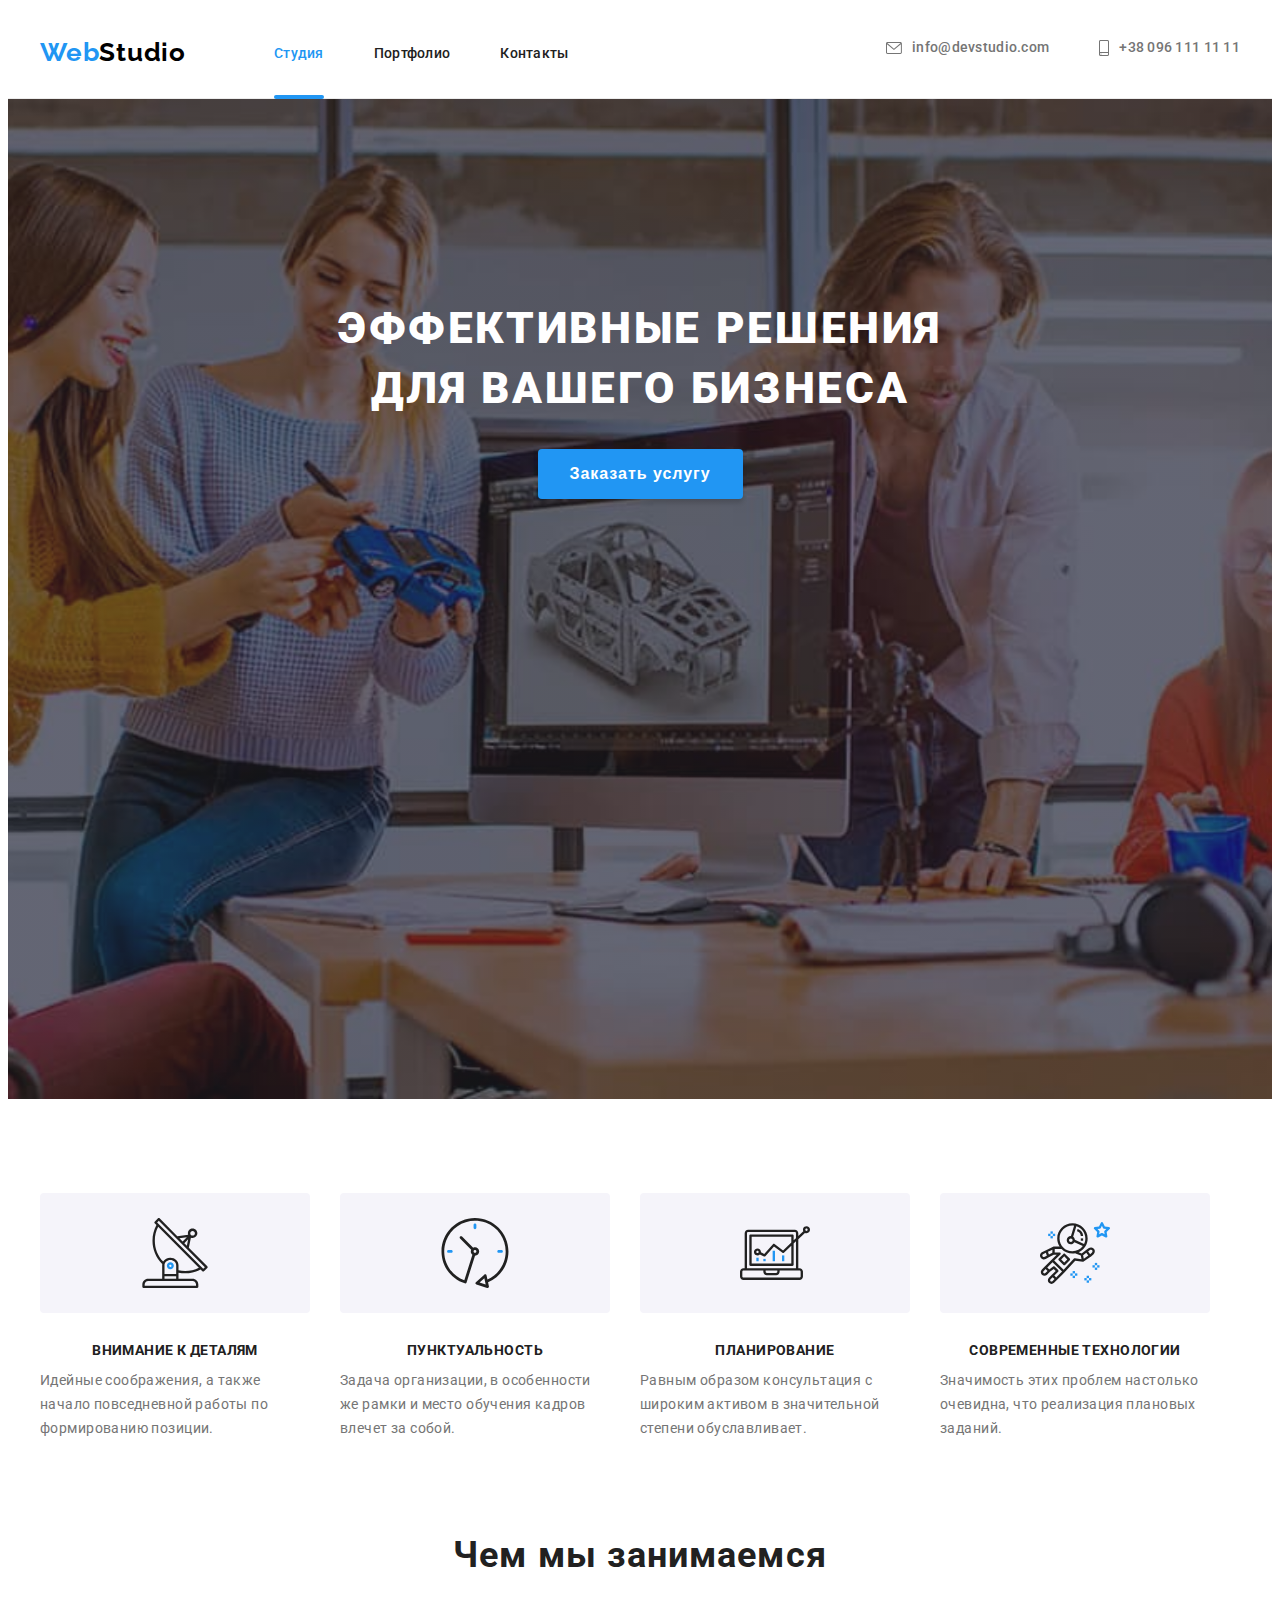
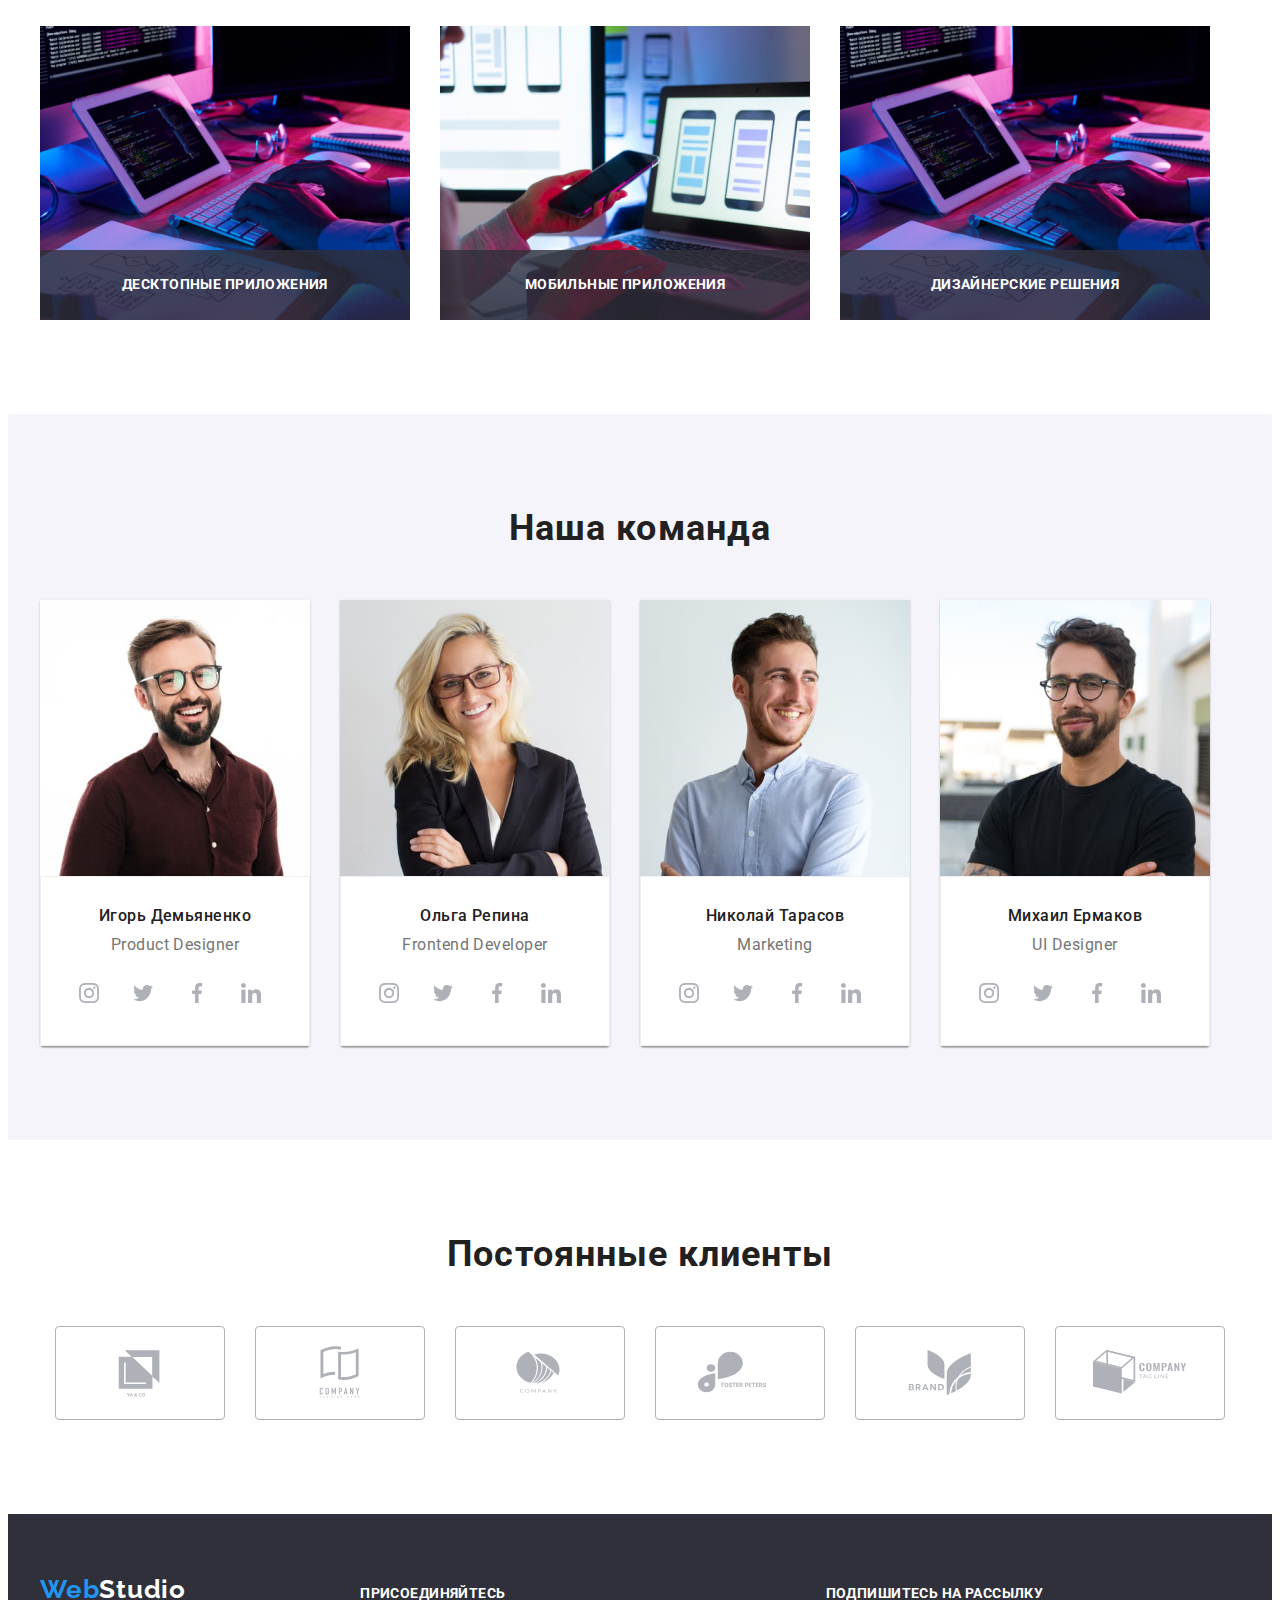
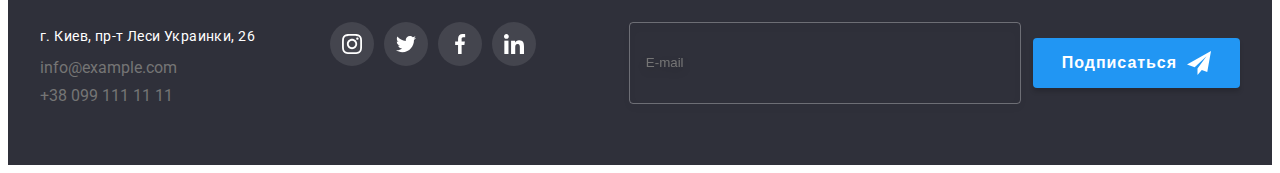
<file: index.html>
<!DOCTYPE html>
<html lang="ru">
<head>
    <meta charset="UTF-8">
    <meta http-equiv="X-UA-Compatible" content="IE=edge">
    <meta name="viewport" content="width=device-width, initial-scale=1.0">
    <title>Студия</title>
    <link rel="preconnect" href="https://fonts.googleapis.com">
    <link rel="preconnect" href="https://fonts.gstatic.com" crossorigin>
    <link href="https://fonts.googleapis.com/css2?family=Raleway:wght@700&family=Roboto:wght@400;500;700;900&display=swap" rel="stylesheet">
    <link rel="stylesheet" href="https://cdnjs.cloudflare.com/ajax/libs/modern-normalize/1.1.0/modern-normalize.min.css" integrity="sha512-wpPYUAdjBVSE4KJnH1VR1HeZfpl1ub8YT/NKx4PuQ5NmX2tKuGu6U/JRp5y+Y8XG2tV+wKQpNHVUX03MfMFn9Q==" crossorigin="anonymous" referrerpolicy="no-referrer" />
    <link rel="stylesheet" href="./css/main.min.css">
</head>
<body>
    <header class="header">
        <div class="container container__header">
        <a href="./index.html" class="logo logo__header"><span class="logo__web">Web</span><span
                class="logo__studio">Studio</span></a>
        <nav>
            <ul class="site-nav">
                <li class="site-nav__item"><a href="./index.html" class="site-nav__link-current">Студия</a></li>
                <li class="site-nav__item"><a href="./portfolio.html" class="site-nav__link">Портфолио</a></li>
                <li class="site-nav__item"><a href="" class="site-nav__link">Контакты</a></li>
            </ul>
        </nav>
        <ul class="contacts">
            <li class="contacts__item">
                <a href="mailto:info@devstudio.com" class="contacts__link">
                    <svg class="contacts__icon" width="16" height="12">
                        <use href="./images/icons.svg#icon-envelope-hover"></use>
                    </svg>
                    info@devstudio.com</a>
            </li>
            <li class="contacts__item">
                <a href="tel:+380961111111" class="contacts__link">
                    <svg class="contacts__icon" width="10" height="16">
                        <use href="./images/icons.svg#icon-smartphone"></use>
                    </svg>
                    +38 096 111 11 11</a>
            </li>
        </ul>
        </div>          
        </div>
        <div class="container mobile-bar">
            <a href="./index.html" class="logo logo__header"><span class="logo__web">Web</span><span
                    class="logo__studio">Studio</span></a>
            <button type="button" class="mobile-header__button is-open" data-menu-button>
                <svg width="40" height="40" aria-label="мобильное меню">
                    <use class="mobile-header__icon-menu" href="./images/icons.svg#icon-menu_40px"></use>
                </svg>
            </button>
            <div class="mobile-menu" data-menu>
                <button type="button" class="mobile-menu__button is-open" data-menu-button>
                    <svg width="40" height="40" aria-label="мобильное меню" data-menu-close>
                        <use class="mobile-header__icon-cross" href="./images/icons.svg#icon-close_40px"></use>
                    </svg></button>
                <nav>
                    <ul class="site-nav">
                        <li class="site-nav__item"><a href="./index.html" class="site-nav__link-current">Студия</a></li>
                        <li class="site-nav__item"><a href="./portfolio.html" class="site-nav__link">Портфолио</a></li>
                        <li class="site-nav__item"><a href="" class="site-nav__link">Контакты</a></li>
                    </ul>
                </nav>
                <ul class="contacts">
                    <li class="contacts__item">
                        <a href="mailto:info@devstudio.com" class="contacts__link contacts__item-email">
                            <svg class="contacts__icon" width="16" height="12">
                                <use href="./images/icons.svg#icon-envelope-hover"></use>
                            </svg>
                            info@devstudio.com</a>
                    </li>
                    <li class="contacts__item">
                        <a href="tel:+380961111111" class="contacts__link contacts__item-tel">
                            <svg class="contacts__icon" width="10" height="16">
                                <use href="./images/icons.svg#icon-smartphone"></use>
                            </svg>
                            +38 096 111 11 11</a>
                    </li>
                </ul>
                <ul class="social-mobile">
                    <li class="social-mobile_item social-mobile_item-li"><a href="https://instagram.com/"
                            class="social-mobile_link">Instagram</a></li>
                    <li class="social-mobile_item"><a href="https://twitter.com/" class="social-mobile_link">Twitter</a></li>
                    <li class="social-mobile_item"><a href="https://www.facebook.com/" class="social-mobile_link">Facebook</a></li>
                    <li class="social-mobile_item"><a href="https://www.linkedin.com/" class="social-mobile_link">LinkedIn</a></li>
                </ul>
            </div>

        </div>                
    </header>
    <main>
        <section class="hero">
            <div class="container">
            <h1 class="hero__title">Эффективные решения<br> для вашего бизнеса</h1>
            <button type="button" class="button" data-modal-open>Заказать услугу</button>
        </div>
        </section>
        <section class="section">
            <div class="container">
            <h2 class="visually-hidden">О компании</h2>
            <ul class="about-company">
                <li class="about-company__item">
                    <div class="about-company__box">
                        <svg class="about-company__icon">
                            <use href="./images/icons.svg#icon-antenna-1"></use></svg>
                    </div>
                    <h3 class="about-company__title">Внимание к деталям</h3>
                    <p class="about-company__text">Идейные соображения, а также начало повседневной работы по формированию позиции.</p>
                </li>
                <li  class="about-company__item">
                    <div class="about-company__box">
                    <svg class="about-company__icon">
                        <use href="./images/icons.svg#icon-clock-1"></use></svg></div>  
                    <h3 class="about-company__title">Пунктуальность</h3>
                    <p class="about-company__text">Задача организации, в особенности же рамки и место обучения кадров влечет за собой.</p>
                </li>
                <li  class="about-company__item">
                    <div class="about-company__box">
                    <svg class="about-company__icon">
                        <use href="./images/icons.svg#icon-diagram-1"></use></svg></div>
                    <h3 class="about-company__title">Планирование</h3>
                <p class="about-company__text">Равным образом консультация с широким активом в значительной степени обуславливает.</p>
            </li>
            <li  class="about-company__item">
                <div class="about-company__box">
                <svg class="about-company__icon">
                    <use href="./images/icons.svg#icon-astronaut-1"></use></svg></div>    
                <h3 class="about-company__title">Современные технологии</h3>
            <p class="about-company__text">Значимость этих проблем настолько очевидна, что реализация плановых заданий.</p>
        </li>
            </ul>
        </div>
        </section>
        <section class="section--no-padding-top">
            <div class="container">
            <h2 class="section__title section__title-work">Чем мы занимаемся</h2>
            <ul class="our-work">
                <li class="our-work__item">
                    <div class="our-work__thumb">
                        <picture>
                            <source srcset="./images/des/desdes.jpg 1x, ./images/des/desdes@2x.jpg 2x" type="image/jpeg" />
                            <source srcset="./images/des/desdes@2x.webp" type="image/webp" />
                            <img src="./images/des/desdes.jpg" alt="Человек печатает на клавиатуре" 
                            width="370"/>
                        </picture>
                    <p class="our-work__animation">Десктопные приложения</p></div>
                </li>
                <li  class="our-work__item">
                    <div class="our-work__thumb">
                        <picture>
                            <source srcset="./images/des/desmob.jpg 1x, ./images/des/desmob@2x.jpg 2x" type="image/jpeg" />
                            <source srcset="./images/des/desmob@2x.webp" type="image/webp" />
                            <img src="./images/des/desmob.jpg" alt="Человек смотрит на телефон" 
                            width="370" />
                        </picture>
                    <p class="our-work__animation">Мобильные приложения</p></div>
                </li>
                <li  class="our-work__item">
                    <div class="our-work__thumb">
                        <picture>
                            <source srcset="./images/des/desdes.jpg 1x, ./images/des/desdes@2x.jpg 2x" type="image/jpeg" />
                            <source srcset="./images/des/desdes@2x.webp" type="image/webp" />
                            <img src="./images/des/desdes.jpg" alt="Человек держит в руках планшет" width="370" />
                        </picture>
                    <p class="our-work__animation">Дизайнерские решения</p></div>
                </li>
            </ul>
        </div>
        </section>
        <section  class="section section--grey-background">
            <div class="container">
            <h2 class="section__title">Наша команда</h2>
            <ul class="our-team">
                <li class="our-team__item">
                    <picture>
                        <source media="(min-width: 480px)" srcset="./images/mob/mobID.jpg 1x, ./images/mob/mobID@2x.jpg 2x" type="image/jpeg" />
                        <source media="(min-width: 768px)" srcset="./images/tab/tabID.jpg 1x, ./images/tab/tabID@2x.jpg 2x"
                            type="image/jpeg" />
                        <source media="(min-width: 1200px)" srcset="./images/des/desID.jpg 1x, ./images/des/desID@2x.jpg 2x"
                                type="image/jpeg" />
                        <source srcset="./images/mob/mobID@2x.webp" type="image/webp" />
                        <img src="./images/mob/mobID.jpg" alt="Игорь Демьяненко"/>
                    </picture>
                    <div class="our-team__box">
                    <h3 class="our-team__title">Игорь Демьяненко</h3>
                    <p class="our-team__text">Product Designer</p>
                    <ul class="socials-holder">
                        <li class="socials-holder__list">
                            <a href="https://instagram.com/" class="socials-holder__link">
                                <svg class="socials-holder__icon">
                                <use href="./images/icons.svg#icon-instagram"></use></svg>
                            </a>
                        </li>
                        <li class="socials-holder__list">
                            <a href="https://twitter.com/" class="socials-holder__link">
                                <svg class="socials-holder__icon">
                                <use href="./images/icons.svg#icon-twitter"></use></svg>
                            </a>
                        </li>
                        <li class="socials-holder__list">
                            <a href="https://www.facebook.com/"class="socials-holder__link">
                                <svg class="socials-holder__icon">
                                    <use href="./images/icons.svg#icon-facebook"></use></svg>
                            </a>
                        </li>
                        <li class="socials-holder__list">
                            <a href="https://www.linkedin.com/"class="socials-holder__link">
                                <svg class="socials-holder__icon">
                                    <use href="./images/icons.svg#icon-linkedin"></use></svg>
                               </a>
                        </li>
                    </ul>
                </div>
                </li>
                <li class="our-team__item">
                    <picture>
                        <source media="(min-width: 480px)" srcset="./images/mob/mobOR.jpg 1x, ./images/mob/mobOR@2x.jpg 2x"
                            type="image/jpeg" />
                        <source media="(min-width: 768px)" srcset="./images/tab/tabOR.jpg 1x, ./images/tab/tabOR@2x.jpg 2x"
                            type="image/jpeg" />
                        <source media="(min-width: 1200px)" srcset="./images/des/desOR.jpg 1x, ./images/des/desOR@2x.jpg 2x"
                            type="image/jpeg" />
                        <source srcset="./images/mob/mobOR@2x.webp" type="image/webp" />
                        <img src="./images/mob/mobOR.jpg" alt="Ольга Репина"/>
                    </picture>
                    <div class="our-team__box">
                    <h3 class="our-team__title">Ольга Репина</h3>
                    <p class="our-team__text">Frontend Developer</p>
                    <ul class="socials-holder">
                        <li class="socials-holder__list">
                            <a href="https://instagram.com/" class="socials-holder__link">
                                <svg class="socials-holder__icon">
                                <use href="./images/icons.svg#icon-instagram"></use></svg>
                            </a>
                        </li>
                        <li class="socials-holder__list">
                            <a href="https://twitter.com/" class="socials-holder__link">
                                <svg class="socials-holder__icon">
                                <use href="./images/icons.svg#icon-twitter"></use></svg>
                            </a>
                        </li>
                        <li class="socials-holder__list">
                            <a href="https://www.facebook.com/"class="socials-holder__link">
                                <svg class="socials-holder__icon">
                                    <use href="./images/icons.svg#icon-facebook"></use></svg>
                            </a>
                        </li>
                        <li class="socials-holder__list">
                            <a href="https://www.linkedin.com/"class="socials-holder__link">
                                <svg class="socials-holder__icon">
                                    <use href="./images/icons.svg#icon-linkedin"></use></svg>
                               </a>
                        </li>
                    </ul>
                </div>
                </li>
                <li class="our-team__item">
                    <picture>
                        <source media="(min-width: 480px)" srcset="./images/mob/mobNT.jpg 1x, ./images/mob/mobNT@2x.jpg 2x"
                            type="image/jpeg" />
                        <source media="(min-width: 768px)" srcset="./images/tab/tabNT.jpg 1x, ./images/tab/tabNT@2x.jpg 2x"
                            type="image/jpeg" />
                        <source media="(min-width: 1200px)" srcset="./images/des/desNT.jpg 1x, ./images/des/desNT@2x.jpg 2x"
                            type="image/jpeg" />
                        <source srcset="./images/mob/mobNT@2x.webp" type="image/webp" />
                        <img src="./images/mob/mobNT.jpg" alt="Николай Тарасов" />
                    </picture>
                    <div class="our-team__box">
                    <h3 class="our-team__title">Николай Тарасов</h3>
                    <p class="our-team__text">Marketing</p>
                    <ul class="socials-holder">
                        <li class="socials-holder__list">
                            <a href="https://instagram.com/" class="socials-holder__link">
                                <svg class="socials-holder__icon">
                                <use href="./images/icons.svg#icon-instagram"></use></svg>
                            </a>
                        </li>
                        <li class="socials-holder__list">
                            <a href="https://twitter.com/" class="socials-holder__link">
                                <svg class="socials-holder__icon">
                                <use href="./images/icons.svg#icon-twitter"></use></svg>
                            </a>
                        </li>
                        <li class="socials-holder__list">
                            <a href="https://www.facebook.com/"class="socials-holder__link">
                                <svg class="socials-holder__icon">
                                    <use href="./images/icons.svg#icon-facebook"></use></svg>
                            </a>
                        </li>
                        <li class="socials-holder__list">
                            <a href="https://www.linkedin.com/"class="socials-holder__link">
                                <svg class="socials-holder__icon">
                                    <use href="./images/icons.svg#icon-linkedin"></use></svg>
                               </a>
                        </li>
                    </ul>
                </div>
                </li>
                <li class="our-team__item">
                    <picture>
                        <source media="(min-width: 480px)" srcset="./images/mob/mobME.jpg 1x, ./images/mob/mobME@2x.jpg 2x"
                            type="image/jpeg" />
                        <source media="(min-width: 768px)" srcset="./images/tab/tabME.jpg 1x, ./images/tab/tabME@2x.jpg 2x"
                            type="image/jpeg" />
                        <source media="(min-width: 1200px)" srcset="./images/des/desME.jpg 1x, ./images/des/desME@2x.jpg 2x"
                            type="image/jpeg" />
                        <source srcset="./images/mob/mobME@2x.webp" type="image/webp" />
                        <img src="./images/mob/mobME.jpg" alt="Михаил Ермаков" />
                    </picture>
                    <div class="our-team__box">
                    <h3 class="our-team__title">Михаил Ермаков</h3>
                    <p class="our-team__text">UI Designer</p>
                    <ul class="socials-holder">
                        <li class="socials-holder__list">
                            <a href="https://instagram.com/" class="socials-holder__link">
                                <svg class="socials-holder__icon">
                                <use href="./images/icons.svg#icon-instagram"></use></svg>
                            </a>
                        </li>
                        <li class="socials-holder__list">
                            <a href="https://twitter.com/" class="socials-holder__link">
                                <svg class="socials-holder__icon">
                                <use href="./images/icons.svg#icon-twitter"></use></svg>
                            </a>
                        </li>
                        <li class="socials-holder__list">
                            <a href="https://www.facebook.com/"class="socials-holder__link">
                                <svg class="socials-holder__icon">
                                    <use href="./images/icons.svg#icon-facebook"></use></svg>
                            </a>
                        </li>
                        <li class="socials-holder__list">
                            <a href="https://www.linkedin.com/"class="socials-holder__link">
                                <svg class="socials-holder__icon">
                                    <use href="./images/icons.svg#icon-linkedin"></use></svg>
                               </a>
                        </li>
                    </ul>
                </div>
                </li>
            </ul>
        </div>
        </section>
        <section class="section">
            <div class="container">
                <h2 class="section__title">Постоянные клиенты</h2>
                <ul class="our-customers">
                        <li class="our-customers__items customers__items">
                        <a href="" class="our-customers__link">
                            <svg class="our-customers__icons">
                                <use href="./images/icons.svg#icon-client-1"></use></svg></a>
                        </li>
                        <li class="our-customers__items customers__items">
                        <a href="" class="our-customers__link">
                            <svg class="our-customers__icons">
                            <use href="./images/icons.svg#icon-client-2"></use></svg></a>   
                        </li>
                        <li class="our-customers__items customers__items">
                        <a href="" class="our-customers__link">
                            <svg class="our-customers__icons">
                                <use href="./images/icons.svg#icon-client-3"></use></svg></a>
                            </li>
                        <li class="our-customers__items customers__items">
                            <a href="" class="our-customers__link">
                                <svg class="our-customers__icons">
                                <use href="./images/icons.svg#icon-client-4"></use></svg>
                        </a>
                            </li>
                        <li class="our-customers__items customers__items">
                        <a href="" class="our-customers__link">
                            <svg class="our-customers__icons">
                            <use href="./images/icons.svg#icon-client-5"></use></svg>
                    </a>
                            </li>
                        <li class="our-customers__items customers__items">
                        <a href="" class="our-customers__link">
                            <svg class="our-customers__icons">
                            <use href="./images/icons.svg#icon-client-6"></use></svg>
                    </a>
                            </li>
                    </ul>                          
                   </div>
        </section>
    </main>
    <footer class="footer-section">
        <div class="container footer-objects">
            <div class="footer-contacts">
                <a href="/index.html" class="logo logo__bottom"><span class="logo__web">Web</span><span class="logo__studio-footer">Studio</span></a>
                <address class="adress"> 
                    <ul class="adress-objects">
                    <li class="adress__item">
                        <a href="https://goo.gl/maps/PYjoELygdbKVCgsS9" class="adress__map">г. Киев, пр-т Леси Украинки, 26</a>
                    </li>
                    <li class="adress__item">
                    <a href="mailto:info@example.com" class="adress__link">info@example.com</a>
                    </li>
                    <li class="adress__item">
                     <a href="tel:+380991111111" class="adress__link">+38 099 111 11 11</a>
                    </li>
                </ul>
                </address>
            </div>
            <div class="footer-links">
                <p class="footer-links__text">ПРИСОЕДИНЯЙТЕСЬ</p>
                <ul class="footer-social">
                    <li class="footer-list">
                        <a href="https://instagram.com/" class="footer-list__link">
                            <svg class="footer-list__icon">
                            <use href="./images/icons.svg#icon-instagram"></use></svg>
                        </a>
                    </li>
                    <li class="footer-list">
                        <a href="https://twitter.com/" class="footer-list__link">
                            <svg class="footer-list__icon">
                            <use href="./images/icons.svg#icon-twitter"></use></svg>
                        </a>
                    </li>
                    <li class="footer-list">
                        <a href="https://www.facebook.com/"class="footer-list__link">
                            <svg class="footer-list__icon">
                                <use href="./images/icons.svg#icon-facebook"></use></svg>
                        </a>
                    </li>
                    <li class="footer-list">
                        <a href="https://www.linkedin.com/"class="footer-list__link">
                            <svg class="footer-list__icon">
                                <use href="./images/icons.svg#icon-linkedin"></use></svg>
                           </a>
                    </li>
                </ul>
        </div>
        <div class="footer-form_block">
            <p class="footer-form__title">ПОДПИШИТЕСЬ НА РАССЫЛКУ</p>
                <form action="" class="footer-form">
                    <label class="footer-form__label">
                        <input type="email" name="email" id="email" placeholder="E-mail" class="footer-form__field">
                    </label>
                <button type="submit" class="button footer-form__button">Подписаться
                <svg class="footer-form__icon">
                <use href="./images/icons.svg#icon-iconsend"></use></svg>
                </button>
            </form>
         </div>
    </div>
    </footer>
    <div class="backdrop is-hidden" data-modal>
        <div class="modal">
            <h3 class="modal-title">Оставьте свои данные, мы вам перезвоним</h3>
            <form action="" class="modal-form">
                <label class="modal-form__lable">Имя
                        <input type="text" name="name" class="modal-form__input">
                        <svg width="18" height="18" class="modal-form__icon">
                        <use href="./images/icons.svg#icon-person-black"></use></svg>
                    </label>                               
                <label class="modal-form__lable">Телефон
                        <input type="tel" name="phone_number" class="modal-form__input">
                        <svg width="18" height="18" class="modal-form__icon">
                        <use href="./images/icons.svg#icon-phone-black"></use></svg>
                </label>
                <label class="modal-form__lable">Почта
                        <input type="email" name="email" class="modal-form__input">
                        <svg width="18" height="18" class="modal-form__icon">
                        <use href="./images/icons.svg#icon-email-black"></use></svg>
                </label>
                <label class="modal-form__lable modal-form__comment-area">Комментарий
                        <textarea name="comment" placeholder="Введите текст" class="modal-form__comment"></textarea>
                    </label>
                <label class="modal-form__checkbox-label">
                        <input type="checkbox" name="policy" class="modal-form__checkbox visually-hidden">
                        <span class="modal-form__icon-tick"></span>
                        Соглашаюсь с рассылкой и принимаю&#160;  
                        <a href="#" class="modal-form__link"> Условия договора</a>
                </label>
                <div class="modal-form__button">
                    <button type="submit" class="button modal-form__button-submit">Отправить</button>
                </div>   
            </form>
            <button class="modal-form__button-close" data-modal-close>
                <svg class="modal-form__icon-close">
                    <use href="./images/icons.svg#close"></use></svg>
            </button>
            </div>
    </div>
    <script src="./js/modal.js"></script>
    <script src="./js/mobile-menu.js"></script>
</body>
</html>
</file>
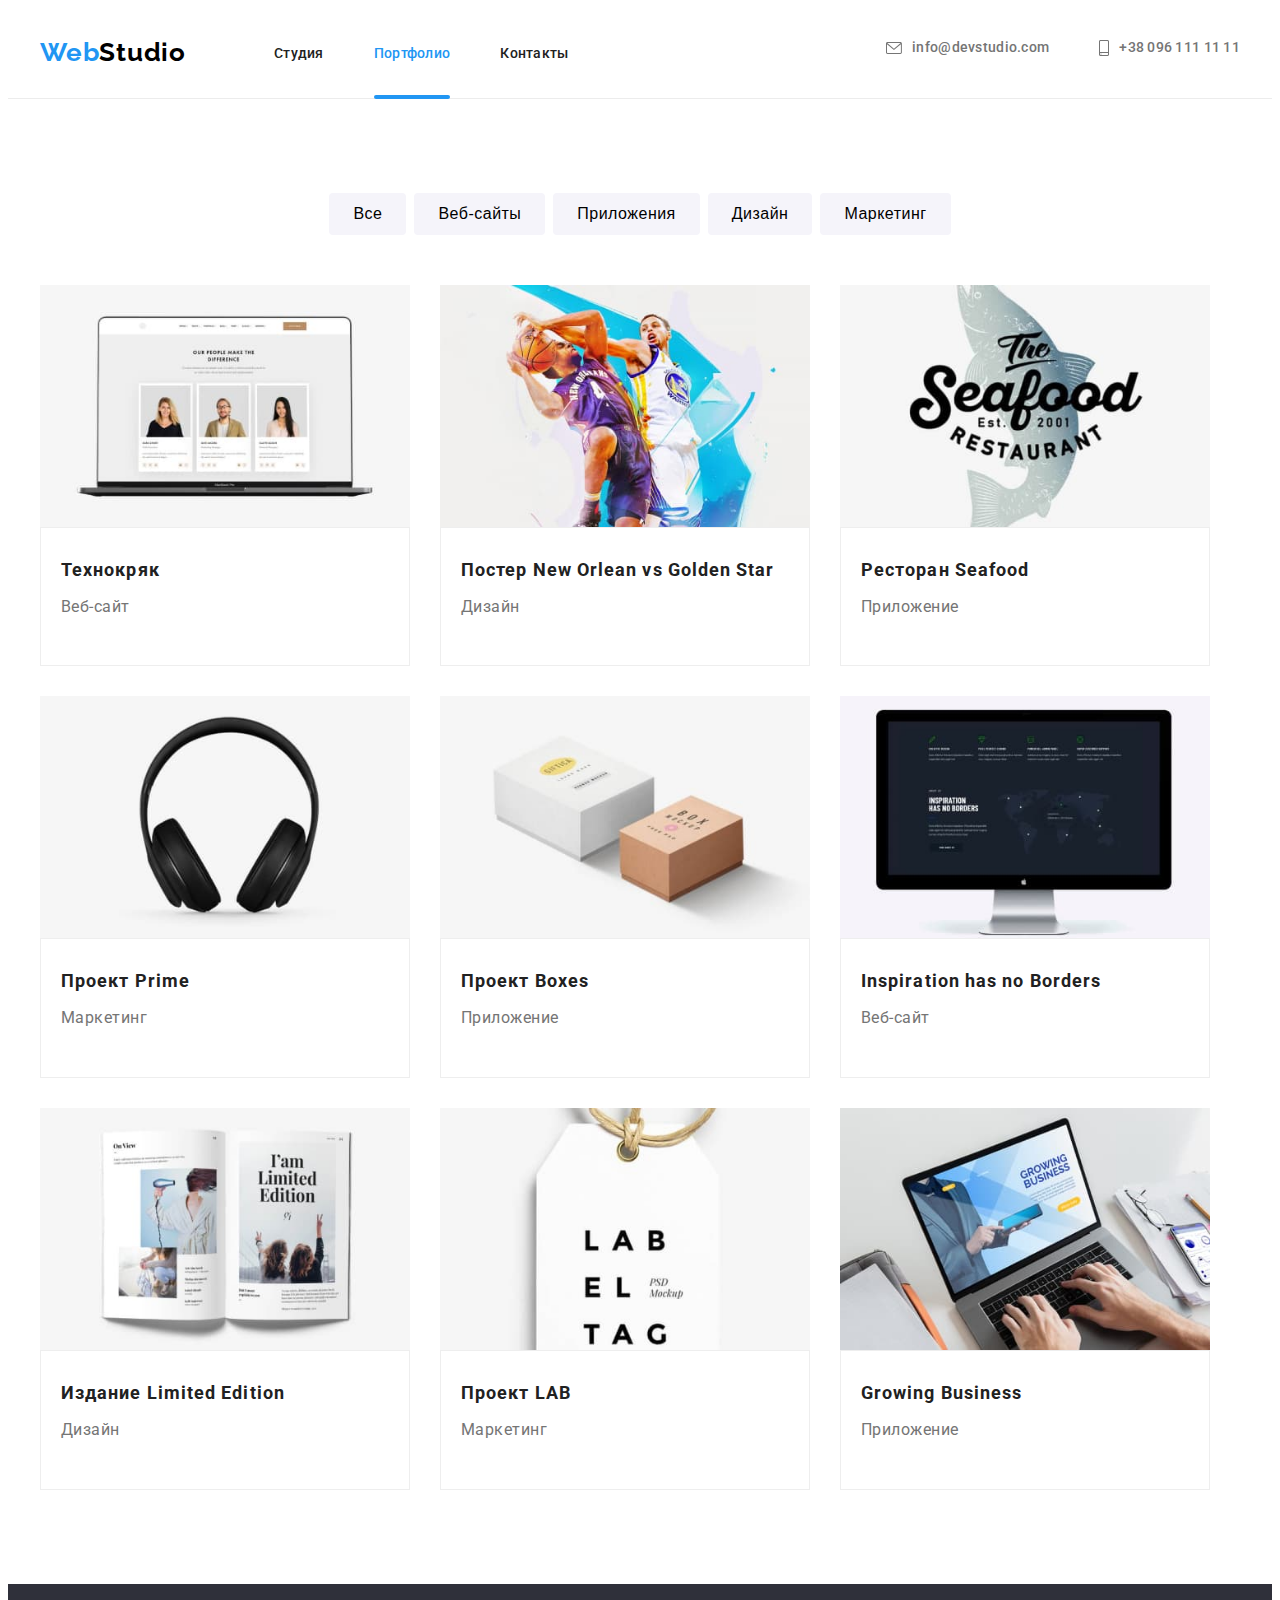
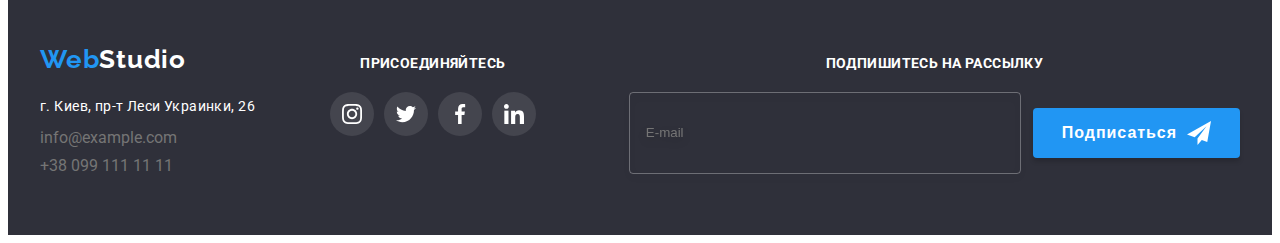
<file: portfolio.html>
<!DOCTYPE html>
<html lang="ru">
<head>
    <meta charset="UTF-8">
    <meta http-equiv="X-UA-Compatible" content="IE=edge">
    <meta name="viewport" content="width=device-width, initial-scale=1.0">
    <title>Портфолио</title>
    <link rel="preconnect" href="https://fonts.googleapis.com">
    <link rel="preconnect" href="https://fonts.gstatic.com" crossorigin>
    <link href="https://fonts.googleapis.com/css2?family=Raleway:wght@700&family=Roboto:wght@400;500;700;900&display=swap" rel="stylesheet">
    <link rel="stylesheet" href="https://cdnjs.cloudflare.com/ajax/libs/modern-normalize/1.1.0/modern-normalize.min.css" integrity="sha512-wpPYUAdjBVSE4KJnH1VR1HeZfpl1ub8YT/NKx4PuQ5NmX2tKuGu6U/JRp5y+Y8XG2tV+wKQpNHVUX03MfMFn9Q==" crossorigin="anonymous" referrerpolicy="no-referrer" />
    <link rel="stylesheet" href="./css/main.min.css">
</head>
<body>
    <header class="header">
        <div class="container container__header">
            <a href="./index.html" class="logo logo__header"><span class="logo__web">Web</span><span
                    class="logo__studio">Studio</span></a>
            <nav>
                <ul class="site-nav">
                    <li class="site-nav__item"><a href="./index.html"
                            class="site-nav__link">Студия</a></li>
                    <li class="site-nav__item"><a href="./portfolio.html" class="site-nav__link-current">Портфолио</a></li>
                    <li class="site-nav__item"><a href="" class="site-nav__link">Контакты</a></li>
                </ul>
            </nav>
            <ul class="contacts">
                <li class="contacts__item">
                    <a href="mailto:info@devstudio.com" class="contacts__link">
                        <svg class="contacts__icon" width="16" height="12">
                            <use href="./images/icons.svg#icon-envelope-hover"></use>
                        </svg>
                        info@devstudio.com</a>
                </li>
                <li class="contacts__item">
                    <a href="tel:+380961111111" class="contacts__link">
                        <svg class="contacts__icon" width="10" height="16">
                            <use href="./images/icons.svg#icon-smartphone"></use>
                        </svg>
                        +38 096 111 11 11</a>
                </li>
            </ul>
            
        </div>
        <div class="container mobile-bar">
            <a href="./index.html" class="logo logo__header"><span class="logo__web">Web</span><span
                    class="logo__studio">Studio</span></a>
            <button type="button" class="mobile-header__button is-open" data-menu-button>
                <svg width="40" height="40" aria-label="мобильное меню">
                    <use class="mobile-header__icon-menu" href="./images/icons.svg#icon-menu_40px"></use>
                </svg>
            </button>
            <div class="mobile-menu" data-menu>
                <button type="button" class="mobile-menu__button is-open" data-menu-button>
                    <svg width="40" height="40" aria-label="мобильное меню" data-menu-close>
                        <use class="mobile-header__icon-cross" href="./images/icons.svg#icon-close_40px"></use>
                    </svg></button>
                <nav>
                    <ul class="site-nav">
                        <li class="site-nav__item"><a href="./index.html" class="site-nav__link">Студия</a></li>
                        <li class="site-nav__item"><a href="./portfolio.html" class="site-nav__link-current">Портфолио</a></li>
                        <li class="site-nav__item"><a href="" class="site-nav__link">Контакты</a></li>
                    </ul>
                </nav>
                <ul class="contacts">
                    <li class="contacts__item">
                        <a href="mailto:info@devstudio.com" class="contacts__link contacts__item-email">
                            <svg class="contacts__icon" width="16" height="12">
                                <use href="./images/icons.svg#icon-envelope-hover"></use>
                            </svg>
                            info@devstudio.com</a>
                    </li>
                    <li class="contacts__item">
                        <a href="tel:+380961111111" class="contacts__link contacts__item-tel">
                            <svg class="contacts__icon" width="10" height="16">
                                <use href="./images/icons.svg#icon-smartphone"></use>
                            </svg>
                            +38 096 111 11 11</a>
                    </li>
                </ul>
                <ul class="social-mobile">
                    <li class="social-mobile_item social-mobile_item-li"><a href="https://instagram.com/"
                            class="social-mobile_link">Instagram</a></li>
                    <li class="social-mobile_item"><a href="https://twitter.com/" class="social-mobile_link">Twitter</a></li>
                    <li class="social-mobile_item"><a href="https://www.facebook.com/" class="social-mobile_link">Facebook</a>
                    </li>
                    <li class="social-mobile_item"><a href="https://www.linkedin.com/" class="social-mobile_link">LinkedIn</a>
                    </li>
                </ul>
            </div>
    </div>
    </header>
    <main>
        <section class="section portfolio-section">
            <div class="container">
        <h1 class="visually-hidden">Портфолио</h1>
        <ul class="filter">
            <li class="filter__item"><button type="button" class="filter__button">Все</button></li>
            <li class="filter__item"><button type="button" class="filter__button">Веб-сайты</button></li>
            <li class="filter__item"><button type="button" class="filter__button">Приложения</button></li>
            <li class="filter__item"><button type="button" class="filter__button">Дизайн</button></li>
            <li class="filter__item"><button type="button" class="filter__button">Маркетинг</button></li>
        </ul>
        <ul class="projects">
            <li class="projects__item">
                <a href="" class="projects__link">
                    <div class="projects__box">
                        <picture>
                            <source media="(min-width: 480px)" srcset="./images/mob/mobtex.jpg 1x, ./images/mob/mobtex@2x.jpg 2x"
                                type="image/jpeg" />
                            <source media="(min-width: 768px)" srcset="./images/tab/tabtex.jpg 1x, ./images/tab/tabtex@2x.jpg 2x"
                                type="image/jpeg" />
                            <source media="(min-width: 1200px)" srcset="./images/des/destex.jpg 1x, ./images/des/destex@2x.jpg 2x"
                                type="image/jpeg" />
                            <source srcset="./images/mob/mobtex@2x.webp" type="image/webp" />
                            <img src="./images/mob/mobtex.jpg" alt="Технокряк" />
                        </picture>
                    <p class="projects__overlay">Технокряк - это современная площадка распространения коронавируса. Компании используют эту платформу для цифрового шпионажа и атак на защищённые сервера конкурентов.</p>
                    </div>
                    <div class="projects-thumb">
                    <h2  class="projects__title">Технокряк</h2>
                    <p class="projects__text">Веб-сайт</p>
                </div>
                </a>                   
            </li>
            <li class="projects__item">
            <a href="" class="projects__link">
                <div class="projects__box">
                    <picture>
                        <source media="(min-width: 480px)" srcset="./images/mob/mobnew.jpg 1x, ./images/mob/mobnew@2x.jpg 2x"
                            type="image/jpeg" />
                        <source media="(min-width: 768px)" srcset="./images/tab/tabnew.jpg 1x, ./images/tab/tabnew@2x.jpg 2x"
                            type="image/jpeg" />
                        <source media="(min-width: 1200px)" srcset="./images/des/desnew.jpg 1x, ./images/des/desnew@2x.jpg 2x"
                            type="image/jpeg" />
                        <source srcset="./images/mob/mobnew@2x.webp" type="image/webp" />
                        <img src="./images/mob/mobnew.jpg" alt="Постер New Orlean vs Golden Star" />
                    </picture>
                <p class="projects__overlay">Технокряк - это современная площадка распространения коронавируса. Компании используют эту платформу для цифрового шпионажа и атак на защищённые сервера конкурентов.</p>
                </div>
                <div class="projects-thumb">
                <h2 class="projects__title">Постер New Orlean vs Golden Star</h2>
                <p class="projects__text">Дизайн</p>
                </div>
            </a>
            </li>
            <li class="projects__item">
            <a href="" class="projects__link">
                <div class="projects__box">
                    <picture>
                        <source media="(min-width: 480px)" srcset="./images/mob/mobsea.jpg 1x, ./images/mob/mobsea@2x.jpg 2x"
                            type="image/jpeg" />
                        <source media="(min-width: 768px)" srcset="./images/tab/tabsea.jpg 1x, ./images/tab/tabsea@2x.jpg 2x"
                            type="image/jpeg" />
                        <source media="(min-width: 1200px)" srcset="./images/des/dessea.jpg 1x, ./images/des/dessea@2x.jpg 2x"
                            type="image/jpeg" />
                        <source srcset="./images/mob/mobsea@2x.webp" type="image/webp" />
                        <img src="./images/mob/mobsea.jpg" alt="Ресторан Seafood" />
                    </picture>
                <p class="projects__overlay">Технокряк - это современная площадка распространения коронавируса. Компании используют эту платформу для цифрового шпионажа и атак на защищённые сервера конкурентов.</p>
            </div>
                <div class="projects-thumb">
                <h2 class="projects__title">Ресторан Seafood</h2>
                <p class="projects__text">Приложение</p>
                </div>
            </a> 
            </li>
            <li class="projects__item">
            <a href="" class="projects__link">
                <div class="projects__box">
                    <picture>
                        <source media="(min-width: 480px)" srcset="./images/mob/mobpri.jpg 1x, ./images/mob/mobpri@2x.jpg 2x"
                            type="image/jpeg" />
                        <source media="(min-width: 768px)" srcset="./images/tab/tabpri.jpg 1x, ./images/tab/tabpri@2x.jpg 2x"
                            type="image/jpeg" />
                        <source media="(min-width: 1200px)" srcset="./images/des/despri.jpg 1x, ./images/des/despri@2x.jpg 2x"
                            type="image/jpeg" />
                        <source srcset="./images/mob/mobpri@2x.webp" type="image/webp" />
                        <img src="./images/mob/mobpri.jpg" alt="Проект Prime" />
                    </picture>
                <p class="projects__overlay">Технокряк - это современная площадка распространения коронавируса. Компании используют эту платформу для цифрового шпионажа и атак на защищённые сервера конкурентов.</p>
                </div>
                <div class="projects-thumb">
                <h2 class="projects__title">Проект Prime</h2>
                <p class="projects__text">Маркетинг</p>
                </div>
            </a>
            </li>
            <li class="projects__item">
            <a href="" class="projects__link">
                <div class="projects__box">
                    <picture>
                        <source media="(min-width: 480px)" srcset="./images/mob/mobbox.jpg 1x, ./images/mob/mobbox@2x.jpg 2x"
                            type="image/jpeg" />
                        <source media="(min-width: 768px)" srcset="./images/tab/tabbox.jpg 1x, ./images/tab/tabbox@2x.jpg 2x"
                            type="image/jpeg" />
                        <source media="(min-width: 1200px)" srcset="./images/des/desbox.jpg 1x, ./images/des/desbox@2x.jpg 2x"
                            type="image/jpeg" />
                        <source srcset="./images/mob/mobbox@2x.webp" type="image/webp" />
                        <img src="./images/mob/mobbox.jpg" alt="Проект Boxes" />
                    </picture>
                <p class="projects__overlay">Технокряк - это современная площадка распространения коронавируса. Компании используют эту платформу для цифрового шпионажа и атак на защищённые сервера конкурентов.</p>
                </div>
                <div class="projects-thumb">
                <h2 class="projects__title">Проект Boxes</h2>
                <p class="projects__text">Приложение</p>
                </div>
            </a>
            </li>
            <li class="projects__item">
            <a href="" class="projects__link">
                <div class="projects__box">
                    <picture>
                        <source media="(min-width: 480px)" srcset="./images/mob/mobins.jpg 1x, ./images/mob/mobins@2x.jpg 2x"
                            type="image/jpeg" />
                        <source media="(min-width: 768px)" srcset="./images/tab/tabins.jpg 1x, ./images/tab/tabins@2x.jpg 2x"
                            type="image/jpeg" />
                        <source media="(min-width: 1200px)" srcset="./images/des/desins.jpg 1x, ./images/des/desins@2x.jpg 2x"
                            type="image/jpeg" />
                        <source srcset="./images/mob/mobins@2x.webp" type="image/webp" />
                        <img src="./images/mob/mobins.jpg" alt="Inspiration has no Borders" />
                    </picture>
                <p class="projects__overlay">Технокряк - это современная площадка распространения коронавируса. Компании используют эту платформу для цифрового шпионажа и атак на защищённые сервера конкурентов.</p>
                </div>
                <div class="projects-thumb">
                <h2 class="projects__title">Inspiration has no Borders</h2>
                <p class="projects__text">Веб-сайт</p>
                </div>
            </a>
            </li>
            <li class="projects__item">
            <a href="" class="projects__link">
                <div class="projects__box">
                    <picture>
                        <source media="(min-width: 480px)" srcset="./images/mob/moblim.jpg 1x, ./images/mob/moblim@2x.jpg 2x"
                            type="image/jpeg" />
                        <source media="(min-width: 768px)" srcset="./images/tab/tablim.jpg 1x, ./images/tab/tablim@2x.jpg 2x"
                            type="image/jpeg" />
                        <source media="(min-width: 1200px)" srcset="./images/des/deslim.jpg 1x, ./images/des/deslim@2x.jpg 2x"
                            type="image/jpeg" />
                        <source srcset="./images/mob/moblim@2x.webp" type="image/webp" />
                        <img src="./images/mob/moblim.jpg" alt="Издание Limited Edition" />
                    </picture>
                <p class="projects__overlay">Технокряк - это современная площадка распространения коронавируса. Компании используют эту платформу для цифрового шпионажа и атак на защищённые сервера конкурентов.</p>
                </div>
                <div class="projects-thumb">
                <h2 class="projects__title">Издание Limited Edition</h2>
                <p class="projects__text">Дизайн</p>
                </div>
            </a>
            </li>
            <li class="projects__item">
            <a href="" class="projects__link">
                <div class="projects__box">
                    <picture>
                        <source media="(min-width: 480px)" srcset="./images/mob/moblab.jpg 1x, ./images/mob/moblab@2x.jpg 2x"
                            type="image/jpeg" />
                        <source media="(min-width: 768px)" srcset="./images/tab/tablab.jpg 1x, ./images/tab/tablab@2x.jpg 2x"
                            type="image/jpeg" />
                        <source media="(min-width: 1200px)" srcset="./images/des/deslab.jpg 1x, ./images/des/deslab@2x.jpg 2x"
                            type="image/jpeg" />
                        <source srcset="./images/mob/moblab@2x.webp" type="image/webp" />
                        <img src="./images/mob/moblab.jpg" alt="Проект LAB" />
                    </picture>
                <p class="projects__overlay">Технокряк - это современная площадка распространения коронавируса. Компании используют эту платформу для цифрового шпионажа и атак на защищённые сервера конкурентов.</p>
                </div>
                <div class="projects-thumb">
                <h2 class="projects__title">Проект LAB</h2>
                <p class="projects__text">Маркетинг</p>
                </div>
            </a>   
            </li>
            <li class="projects__item">
            <a href="" class="projects__link">
                <div class="projects__box">
                    <picture>
                        <source media="(min-width: 480px)" srcset="./images/mob/mobbus.jpg 1x, ./images/mob/mobbus@2x.jpg 2x"
                            type="image/jpeg" />
                        <source media="(min-width: 768px)" srcset="./images/tab/tabbus.jpg 1x, ./images/tab/tabbus@2x.jpg 2x"
                            type="image/jpeg" />
                        <source media="(min-width: 1200px)" srcset="./images/des/desbus.jpg 1x, ./images/des/desbus@2x.jpg 2x"
                            type="image/jpeg" />
                        <source srcset="./images/mob/mobbus@2x.webp" type="image/webp" />
                        <img src="./images/mob/mobbus.jpg" alt="Growing Business" />
                    </picture>
                <p class="projects__overlay">Технокряк - это современная площадка распространения коронавируса. Компании используют эту платформу для цифрового шпионажа и атак на защищённые сервера конкурентов.</p>
                </div>
                <div class="projects-thumb">
                <h2 class="projects__title">Growing Business</h2>
                <p class="projects__text">Приложение</p>
                </div>
            </a>
            </li>
        </ul>
</div>
</section>
    </main>
    <footer class="footer-section">
        <div class="container footer-objects">
            <div class="footer-contacts">
                <a href="/index.html" class="logo logo__bottom"><span class="logo__web">Web</span><span
                        class="logo__studio-footer">Studio</span></a>
                <address class="adress">
                    <ul class="adress-objects">
                        <li class="adress__item">
                            <a href="https://goo.gl/maps/PYjoELygdbKVCgsS9" class="adress__map">г. Киев, пр-т Леси Украинки,
                                26</a>
                        </li>
                        <li class="adress__item">
                            <a href="mailto:info@example.com" class="adress__link">info@example.com</a>
                        </li>
                        <li class="adress__item">
                            <a href="tel:+380991111111" class="adress__link">+38 099 111 11 11</a>
                        </li>
                    </ul>
                </address>
            </div>
            <div class="footer-links">
                <p class="footer-links__text">ПРИСОЕДИНЯЙТЕСЬ</p>
                <ul class="footer-social">
                    <li class="footer-list">
                        <a href="https://instagram.com/" class="footer-list__link">
                            <svg class="footer-list__icon">
                                <use href="./images/icons.svg#icon-instagram"></use>
                            </svg>
                        </a>
                    </li>
                    <li class="footer-list">
                        <a href="https://twitter.com/" class="footer-list__link">
                            <svg class="footer-list__icon">
                                <use href="./images/icons.svg#icon-twitter"></use>
                            </svg>
                        </a>
                    </li>
                    <li class="footer-list">
                        <a href="https://www.facebook.com/" class="footer-list__link">
                            <svg class="footer-list__icon">
                                <use href="./images/icons.svg#icon-facebook"></use>
                            </svg>
                        </a>
                    </li>
                    <li class="footer-list">
                        <a href="https://www.linkedin.com/" class="footer-list__link">
                            <svg class="footer-list__icon">
                                <use href="./images/icons.svg#icon-linkedin"></use>
                            </svg>
                        </a>
                    </li>
                </ul>
            </div>
            <div class="footer-form_block">
                <p class="footer-form__title">ПОДПИШИТЕСЬ НА РАССЫЛКУ</p>
                <form action="" class="footer-form">
                    <label class="footer-form__label">
                        <input type="email" name="email" id="email" placeholder="E-mail" class="footer-form__field">
                    </label>
                    <button type="submit" class="button footer-form__button">Подписаться
                        <svg class="footer-form__icon">
                            <use href="./images/icons.svg#icon-iconsend"></use>
                        </svg>
                    </button>
                </form>
            </div>
        </div>
    </footer>
    <script src="./js/mobile-menu.js"></script>
</body>
</html>
</file>
<file: css/main.min.css>
.visually-hidden{position:absolute;clip:rect(0 0 0 0);width:1px;height:1px;margin:-1px}h1,h2,h3,h4,h5,h6{margin:0}p,ul{margin:0;padding:0;list-style:none}button{cursor:pointer}img{display:block;max-width:100%;height:auto}body{font-family:'Roboto', sans-serif;background-color:#fff}a{text-decoration:none}.container{padding-left:15px;padding-right:15px;margin-left:auto;margin-right:auto}@media screen and (min-width: 480px){.container{width:480px}}@media screen and (min-width: 768px){.container{width:768px}}@media screen and (min-width: 1200px){.container{width:1200px}}@media screen and (max-width: 767px){.section{padding:60px 0}}@media screen and (min-width: 768px){.section{padding:60px 0}}@media screen and (min-width: 1200px){.section{padding:94px 0}}.none{display:none}.button{display:inline-block;font-weight:700;font-size:16px;line-height:1.87;letter-spacing:0.06em;color:#fff;background-color:#2196f3;border:none;border-radius:4px;padding:10px 32px;min-width:200px;height:50px;-webkit-box-shadow:0px 4px 4px rgba(0,0,0,0.15);box-shadow:0px 4px 4px rgba(0,0,0,0.15)}.backdrop{position:fixed;top:0;left:0;width:100%;height:100%;background-color:rgba(0,0,0,0.2);opacity:1;-webkit-transition-property:opacity, scale;transition-property:opacity, scale;-webkit-transition:cubic-bezier(0.4, 0, 0.2, 0) 250ms;transition:cubic-bezier(0.4, 0, 0.2, 0) 250ms}.backdrop.is-hidden{visibility:hidden;opacity:0;pointer-events:none}.modal{position:absolute;padding:40px;top:50%;left:50%;background-color:#fff;-webkit-box-shadow:0px 1px 3px rgba(0,0,0,0.12),0px 1px 1px rgba(0,0,0,0.14),0px 2px 1px rgba(0,0,0,0.2);box-shadow:0px 1px 3px rgba(0,0,0,0.12),0px 1px 1px rgba(0,0,0,0.14),0px 2px 1px rgba(0,0,0,0.2);border-radius:4px;-webkit-transform:translate(-50%, -50%) scale(1);transform:translate(-50%, -50%) scale(1);-webkit-transition:-webkit-transform cubic-bezier(0.4, 0, 0.2, 0) 250ms;transition:-webkit-transform cubic-bezier(0.4, 0, 0.2, 0) 250ms;transition:transform cubic-bezier(0.4, 0, 0.2, 0) 250ms;transition:transform cubic-bezier(0.4, 0, 0.2, 0) 250ms, -webkit-transform cubic-bezier(0.4, 0, 0.2, 0) 250ms}@media screen and (max-width: 767px){.modal{width:450px;height:609px}}@media screen and (min-width: 768px){.modal{width:450px;height:609px}}@media screen and (min-width: 1200px){.modal{width:528px;height:581px}}.backdrop.is-hidden .modal{-webkit-transform:translate(-50%, -50%) scale(1.5);transform:translate(-50%, -50%) scale(1.5)}.modal-title{margin-bottom:12px;font-weight:700;font-size:20px;line-height:1.5;letter-spacing:0.03em;text-align:center;color:#212121}.modal-form__lable{position:relative;display:-webkit-box;display:-ms-flexbox;display:flex;-webkit-box-orient:vertical;-webkit-box-direction:normal;-ms-flex-direction:column;flex-direction:column;margin-bottom:10px;text-align:left;font-size:12px;line-height:1.167;letter-spacing:0.01em;color:#757575}.modal-form__input{margin-top:4px;padding:11px 0px 11px 42px;height:40px;border:1px solid rgba(33,33,33,0.2);-webkit-box-sizing:border-box;box-sizing:border-box;border-radius:4px;-webkit-transition:border cubic-bezier(0.4, 0, 0.2, 0) 250ms;transition:border cubic-bezier(0.4, 0, 0.2, 0) 250ms}.modal-form__lable:focus-within>.modal-form__input{outline:none;border-color:#2196f3}.modal-form__icon{position:absolute;display:inline-block;left:12px;top:50%;fill:#000;-webkit-transition:fill cubic-bezier(0.4, 0, 0.2, 0) 250ms;transition:fill cubic-bezier(0.4, 0, 0.2, 0) 250ms}.modal-form__lable:focus-within>.modal-form__icon{outline:none;fill:#2196f3}.modal-form__comment-area{margin-bottom:20px}.modal-form__comment{padding:12px 16px;margin-top:4px;height:120px;font-size:12px;line-height:1.16;letter-spacing:0.01em;border:1px solid rgba(33,33,33,0.2);-webkit-box-sizing:border-box;box-sizing:border-box;border-radius:4px;resize:none;-webkit-transition:border cubic-bezier(0.4, 0, 0.2, 0) 250ms,color cubic-bezier(0.4, 0, 0.2, 0) 250ms;transition:border cubic-bezier(0.4, 0, 0.2, 0) 250ms,color cubic-bezier(0.4, 0, 0.2, 0) 250ms}.modal-form__comment:focus{outline:none;border:1px solid #2196f3}.modal-form__comment::-webkit-input-placeholder{font-size:12px;line-height:1.14;letter-spacing:0.01em;color:rgba(117,117,117,0.5)}.modal-form__comment:-ms-input-placeholder{font-size:12px;line-height:1.14;letter-spacing:0.01em;color:rgba(117,117,117,0.5)}.modal-form__comment::-ms-input-placeholder{font-size:12px;line-height:1.14;letter-spacing:0.01em;color:rgba(117,117,117,0.5)}.modal-form__comment::placeholder{font-size:12px;line-height:1.14;letter-spacing:0.01em;color:rgba(117,117,117,0.5)}.modal-form__checkbox-label{display:-webkit-box;display:-ms-flexbox;display:flex;-webkit-box-pack:center;-ms-flex-pack:center;justify-content:center;-webkit-box-align:center;-ms-flex-align:center;align-items:center;margin-bottom:30px;letter-spacing:0.03em;color:#757575}@media screen and (max-width: 767px){.modal-form__checkbox-label{font-size:12px;line-height:1.16}}@media screen and (min-width: 768px){.modal-form__checkbox-label{font-size:12px;line-height:1.16}}@media screen and (min-width: 1200px){.modal-form__checkbox-label{font-size:14px;line-height:1.71}}.modal-form__icon-tick{display:-webkit-box;display:-ms-flexbox;display:flex;margin-right:8px;width:16px;height:15px;border:2px solid #000;border-radius:2px}.modal-form__checkbox:checked+.modal-form__icon-tick{background-origin:border-box;background-color:#2196f3;background-image:url(../images/tick.svg);background-size:contain;border-color:#2196f3}.modal-form__link{-webkit-text-decoration-line:underline;text-decoration-line:underline;color:#2196f3}.modal-form__button{display:-webkit-box;display:-ms-flexbox;display:flex;-webkit-box-pack:center;-ms-flex-pack:center;justify-content:center;-webkit-box-align:center;-ms-flex-align:center;align-items:center}.modal-form__button-submit{-webkit-transition:color cubic-bezier(0.4, 0, 0.2, 0) 250ms;transition:color cubic-bezier(0.4, 0, 0.2, 0) 250ms}.modal-form__button-close{display:-webkit-box;display:-ms-flexbox;display:flex;-webkit-box-pack:center;-ms-flex-pack:center;justify-content:center;-webkit-box-align:center;-ms-flex-align:center;align-items:center;position:absolute;top:8px;right:8px;border-radius:50%;width:30px;height:30px;background:#fff;border:1px solid rgba(0,0,0,0.1);-webkit-transition:fill cubic-bezier(0.4, 0, 0.2, 0) 250ms;transition:fill cubic-bezier(0.4, 0, 0.2, 0) 250ms}.modal-form__button-close:hover{fill:#2196f3}.modal-form__icon-close{width:18px;height:18px}.logo{display:block;font-family:Raleway;font-weight:700;letter-spacing:0.03em}@media screen and (max-width: 767px){.logo{font-size:24px;line-height:1.16}.logo__header{padding-top:16px;padding-bottom:16px}}@media screen and (min-width: 768px){.logo{font-size:24px;line-height:1.16}.logo__header{margin-right:88px;padding-top:26px;padding-bottom:26px}}@media screen and (min-width: 1200px){.logo{font-size:26px;line-height:1.2}.logo__header{padding-top:24px;padding-bottom:24px}}.logo__web{color:#2196f3}.logo__studio{color:#000}@media screen and (max-width: 767px){.logo__bottom{display:-webkit-box;display:-ms-flexbox;display:flex;-webkit-box-pack:center;-ms-flex-pack:center;justify-content:center;margin-bottom:20px}}@media screen and (min-width: 768px) and (max-width: 1199px){.logo__bottom{margin-bottom:20px}}@media screen and (min-width: 1200px){.logo__bottom{margin-bottom:20px}}.logo__studio-footer{color:#fff}.header{border-bottom:1px solid #ececec}@media screen and (max-width: 767px){.container__header{display:none}}@media screen and (min-width: 768px){.container__header{display:-webkit-box;display:-ms-flexbox;display:flex;-webkit-box-align:center;-ms-flex-align:center;align-items:center}}@media screen and (min-width: 1200px){.container__header{display:-webkit-box;display:-ms-flexbox;display:flex;-webkit-box-align:center;-ms-flex-align:center;align-items:center}}@media screen and (max-width: 767px){.mobile-bar{position:relative;display:-webkit-box;display:-ms-flexbox;display:flex;-webkit-box-pack:justify;-ms-flex-pack:justify;justify-content:space-between;-webkit-box-align:center;-ms-flex-align:center;align-items:center}}@media screen and (min-width: 768px){.mobile-bar{display:none}}@media screen and (min-width: 1200px){.mobile-bar{display:none}}@media screen and (max-width: 767px){.mobile-header__button{display:-webkit-box;display:-ms-flexbox;display:flex;padding:0;border:0;background-color:transparent}.mobile-header__button:hover,.mobile-header__button:focus{fill:#2196f3}.mobile-header__button .mobile-menu__icon-cross{display:none}.mobile-header__button.is-open .mobile-menu__icon-cross{display:block}.mobile-header__button.is-open .mobile-header__button{display:none}.mobile-menu{position:fixed;display:-webkit-box;display:-ms-flexbox;display:flex;-webkit-box-orient:vertical;-webkit-box-direction:normal;-ms-flex-direction:column;flex-direction:column;width:100%;height:100%;top:0;left:0;z-index:1;margin-left:auto;background-color:#fff;-webkit-transform:translateX(100%);transform:translateX(100%);-webkit-transition:-webkit-transform 250ms cubic-bezier(0.4, 0, 0.2, 0);transition:-webkit-transform 250ms cubic-bezier(0.4, 0, 0.2, 0);transition:transform 250ms cubic-bezier(0.4, 0, 0.2, 0);transition:transform 250ms cubic-bezier(0.4, 0, 0.2, 0), -webkit-transform 250ms cubic-bezier(0.4, 0, 0.2, 0)}.mobile-menu.is-open{-webkit-transform:translateX(0);transform:translateX(0)}.mobile-menu__button{display:-webkit-box;display:-ms-flexbox;display:flex;-webkit-box-orient:horizontal;-webkit-box-direction:reverse;-ms-flex-direction:row-reverse;flex-direction:row-reverse;margin-top:10px;margin-right:15px;padding:0;border:0;background-color:transparent}.mobile-menu__button:hover,.mobile-menu__button:focus{fill:#2196f3}.site-nav{display:-webkit-box;display:-ms-flexbox;display:flex;-webkit-box-orient:vertical;-webkit-box-direction:normal;-ms-flex-direction:column;flex-direction:column;padding:0px 40px}.site-nav__item:not(:last-child){margin-bottom:32px}.site-nav__link{font-weight:500;font-size:40px;line-height:47px;letter-spacing:0.02em;color:#000}.site-nav__link:hover,.site-nav__link:focus{color:#2196f3}.site-nav__link-current{font-weight:500;font-size:40px;line-height:47px;letter-spacing:0.02em;color:#2196f3}.contacts{display:-webkit-box;display:-ms-flexbox;display:flex;-webkit-box-orient:vertical;-webkit-box-direction:reverse;-ms-flex-direction:column-reverse;flex-direction:column-reverse;margin-top:auto;padding:0px 40px;margin-bottom:64px}.contacts__item:last-child{margin-bottom:33px}.contacts__item-tel{font-weight:500;font-size:34px;line-height:1.17;letter-spacing:0.02em;color:#2196f3}.contacts__item-email{font-weight:500;font-size:24px;line-height:1.16;letter-spacing:0.02em;color:#757575}.contacts__icon{display:none}.social-mobile{display:-webkit-box;display:-ms-flexbox;display:flex;padding:0px 40px 48px 40px}.social-mobile_item:not(:first-child){padding-right:10px;padding-left:10px;border-left:1px solid rgba(33,33,33,0.2)}.social-mobile_item-li{padding-right:10px}.social-mobile_link{font-weight:500;font-size:18px;line-height:1.22;letter-spacing:0.02em;color:#2196f3}}@media screen and (min-width: 768px){.site-nav{display:-webkit-box;display:-ms-flexbox;display:flex}.site-nav__item:not(:last-child){margin-right:50px}.site-nav__link,.site-nav__link-current{font-weight:500;font-size:14px;line-height:1, 14;letter-spacing:0.02em;list-style-type:none;display:block;padding-top:32px;padding-bottom:32px;color:#212121;-webkit-transition:color 250ms cubic-bezier(0.4, 0, 0.2, 0);transition:color 250ms cubic-bezier(0.4, 0, 0.2, 0)}.site-nav__link:hover,.site-nav__link:focus,.site-nav__link-current:hover,.site-nav__link-current:focus{color:#2196f3}.site-nav__link-current{position:relative;color:#2196f3}.site-nav__link-current::after{content:'';position:absolute;display:block;left:0;bottom:0;height:4px;width:100%;background-color:#2196f3;border-radius:2px}.contacts{display:-webkit-box;display:-ms-flexbox;display:flex;-webkit-box-orient:vertical;-webkit-box-direction:normal;-ms-flex-direction:column;flex-direction:column;margin-left:auto}.contacts__item{font-weight:500;font-size:14px;line-height:1.14;letter-spacing:0.02em;list-style-type:none}.contacts__item:not(:last-child){margin-bottom:10px}.contacts__link{display:-webkit-box;display:-ms-flexbox;display:flex;-webkit-box-align:center;-ms-flex-align:center;align-items:center;color:#757575;-webkit-transition:color 250ms cubic-bezier(0.4, 0, 0.2, 0);transition:color 250ms cubic-bezier(0.4, 0, 0.2, 0)}.contacts__link:hover,.contacts__link:focus{color:#2196f3}.contacts__icon{margin-right:8px;fill:currentColor;-webkit-transition:fill 250ms cubic-bezier(0.4, 0, 0.2, 0);transition:fill 250ms cubic-bezier(0.4, 0, 0.2, 0)}.contacts__icon:hover,.contacts__icon:focus{fill:currentColor}}@media screen and (min-width: 1200px){.site-nav{display:-webkit-box;display:-ms-flexbox;display:flex}.site-nav__item:not(:last-child){margin-right:50px}.site-nav__link,.site-nav__link-current{font-weight:500;font-size:14px;line-height:1, 14;letter-spacing:0.02em;list-style-type:none;display:block;padding-top:32px;padding-bottom:32px;color:#212121;-webkit-transition:color 250ms cubic-bezier(0.4, 0, 0.2, 0);transition:color 250ms cubic-bezier(0.4, 0, 0.2, 0)}.site-nav__link:hover,.site-nav__link:focus,.site-nav__link-current:hover,.site-nav__link-current:focus{color:#2196f3}.site-nav__link-current{position:relative;color:#2196f3}.site-nav__link-current::after{content:'';position:absolute;display:block;left:0;bottom:-6px;height:4px;width:100%;background-color:#2196f3;border-radius:2px}.contacts{display:-webkit-box;display:-ms-flexbox;display:flex;-webkit-box-orient:horizontal;-webkit-box-direction:normal;-ms-flex-direction:row;flex-direction:row;margin-left:auto}.contacts__item{font-weight:500;font-size:14px;line-height:1.14;letter-spacing:0.02em;list-style-type:none}.contacts__item:last-child{margin-left:50px}.contacts__link{display:-webkit-box;display:-ms-flexbox;display:flex;-webkit-box-align:center;-ms-flex-align:center;align-items:center;padding-top:32px;padding-bottom:32px;color:#757575;-webkit-transition:color 250ms cubic-bezier(0.4, 0, 0.2, 0);transition:color 250ms cubic-bezier(0.4, 0, 0.2, 0)}.contacts__link:hover,.contacts__link:focus{color:#2196f3}.contacts__icon{margin-right:10px;fill:currentColor;-webkit-transition:fill 250ms cubic-bezier(0.4, 0, 0.2, 0);transition:fill 250ms cubic-bezier(0.4, 0, 0.2, 0)}.contacts__icon:hover,.contacts__icon:focus{fill:currentColor}}.hero{text-align:center;max-width:1600px;min-height:400px;margin-left:auto;margin-right:auto;padding:118px 0px;background-color:#2f303a;background-image:-webkit-gradient(linear, left top, right top, from(rgba(47,48,58,0.4)), to(rgba(47,48,58,0.4))),url(../images/mob/mobhead.jpg);background-image:linear-gradient(to right, rgba(47,48,58,0.4), rgba(47,48,58,0.4)),url(../images/mob/mobhead.jpg);background-size:cover;background-repeat:no-repeat;background-position:center}@media (min-device-pixel-ratio: 2), screen and (-webkit-min-device-pixel-ratio: 2), screen and (min-resolution: 192dpi), screen and (min-resolution: 2dppx){.hero{background-image:-webkit-gradient(linear, left top, right top, from(rgba(47,48,58,0.4)), to(rgba(47,48,58,0.4))),url(../images/mob/mobhead@2x.jpg);background-image:linear-gradient(to right, rgba(47,48,58,0.4), rgba(47,48,58,0.4)),url(../images/mob/mobhead@2x.jpg)}}@media screen and (min-width: 768px) and (max-width: 1199px){.hero{padding:118px 0px;background-image:-webkit-gradient(linear, left top, right top, from(rgba(47,48,58,0.4)), to(rgba(47,48,58,0.4))),url(../images/tab/tabhead.jpg);background-image:linear-gradient(to right, rgba(47,48,58,0.4), rgba(47,48,58,0.4)),url(../images/tab/tabhead.jpg)}}@media screen and (min-width: 768px) and (max-width: 1199px) and (min-device-pixel-ratio: 2), screen and (min-width: 768px) and (max-width: 1199px) and (-webkit-min-device-pixel-ratio: 2), screen and (min-width: 768px) and (max-width: 1199px) and (min-resolution: 192dpi), screen and (min-width: 768px) and (max-width: 1199px) and (min-resolution: 2dppx){.hero{background-image:-webkit-gradient(linear, left top, right top, from(rgba(47,48,58,0.4)), to(rgba(47,48,58,0.4))),url(../images/tab/tabhead@2x.jpg);background-image:linear-gradient(to right, rgba(47,48,58,0.4), rgba(47,48,58,0.4)),url(../images/tab/tabhead@2x.jpg)}}@media screen and (min-width: 1200px){.hero{min-height:600px;padding:200px 0px;background-image:-webkit-gradient(linear, left top, right top, from(rgba(47,48,58,0.4)), to(rgba(47,48,58,0.4))),url(../images/des/deshead.jpg);background-image:linear-gradient(to right, rgba(47,48,58,0.4), rgba(47,48,58,0.4)),url(../images/des/deshead.jpg)}}@media screen and (min-width: 1200px) and (min-device-pixel-ratio: 2), screen and (min-width: 1200px) and (-webkit-min-device-pixel-ratio: 2), screen and (min-width: 1200px) and (min-resolution: 192dpi), screen and (min-width: 1200px) and (min-resolution: 2dppx){.hero{background-image:-webkit-gradient(linear, left top, right top, from(rgba(47,48,58,0.4)), to(rgba(47,48,58,0.4))),url(../images/des/deshead@2x.jpg);background-image:linear-gradient(to right, rgba(47,48,58,0.4), rgba(47,48,58,0.4)),url(../images/des/deshead@2x.jpg)}}.hero__title{margin-bottom:30px;font-weight:900;letter-spacing:0.06em;text-transform:uppercase;color:#fff}@media screen and (max-width: 767px){.hero__title{font-size:26px;line-height:1.61}}@media screen and (min-width: 768px){.hero__title{font-size:26px;line-height:1.62;text-align:center}}@media screen and (min-width: 1200px){.hero__title{font-size:44px;line-height:1.36}}.about-company__icon{width:70px;height:70px}.about-company__box{display:-webkit-box;display:-ms-flexbox;display:flex;-webkit-box-pack:center;-ms-flex-pack:center;justify-content:center;-webkit-box-align:center;-ms-flex-align:center;align-items:center;margin-bottom:30px;height:120px;background-color:#f5f4fa;border-radius:4px}.about-company__title{margin-bottom:10px;font-weight:700;font-size:14px;line-height:1.14;letter-spacing:0.03em;text-align:center;text-transform:uppercase;color:#212121}.about-company__text{font-size:14px;line-height:1.71;letter-spacing:0.03em;color:#757575}@media screen and (max-width: 767px){.about-company__item:not(:last-child){margin-bottom:30px}}@media screen and (min-width: 768px) and (max-width: 1199px){.about-company{display:-webkit-box;display:-ms-flexbox;display:flex;-ms-flex-wrap:wrap;flex-wrap:wrap}.about-company__item:nth-child(2n+1){margin-right:30px}.about-company__item:nth-child(2n){margin-bottom:30px}.about-company__box{width:354px}.about-company__text{width:354px}}@media screen and (min-width: 1200px){.about-company{display:-webkit-box;display:-ms-flexbox;display:flex}.about-company__item:not(:last-child){margin-right:30px}.about-company__box{width:270px}.about-company__text{width:270px}}.section__title{font-weight:700;text-align:center;letter-spacing:0.03em;color:#212121}@media screen and (max-width: 767px){.section__title{margin-bottom:30px;font-size:28px;line-height:1.17}}@media screen and (min-width: 768px){.section__title{margin-bottom:30px;font-size:28px;line-height:1.17}}@media screen and (min-width: 1200px){.section__title{margin-bottom:50px;font-size:36px;line-height:1.16}}@media screen and (max-width: 767px){.section__title-work{display:none}}@media screen and (min-width: 768px){.section__title-work{display:none}}@media screen and (min-width: 1200px){.section__title-work{display:block}}@media screen and (max-width: 767px){.our-work{display:none}}@media screen and (min-width: 768px){.our-work{display:none}}@media screen and (min-width: 1200px){.our-work{display:-webkit-box;display:-ms-flexbox;display:flex}}@media screen and (min-width: 1200px){.section--no-padding-top{padding-bottom:94px}.our-work__item:not(:last-child){margin-right:30px}.our-work__thumb{position:relative}.our-work__animation{display:-webkit-box;display:-ms-flexbox;display:flex;-webkit-box-pack:center;-ms-flex-pack:center;justify-content:center;-webkit-box-align:center;-ms-flex-align:center;align-items:center;position:absolute;height:70px;left:0;right:0;bottom:0;background-color:rgba(47,48,58,0.8);font-weight:700;font-size:14px;line-height:1.14;text-align:center;letter-spacing:0.03em;text-transform:uppercase;color:#fff}}.section--grey-background{background-color:#f5f4fa}@media screen and (min-width: 768px) and (max-width: 1199px){.our-team{display:-webkit-box;display:-ms-flexbox;display:flex;-ms-flex-wrap:wrap;flex-wrap:wrap}}@media screen and (min-width: 1200px){.our-team{display:-webkit-box;display:-ms-flexbox;display:flex}}.our-team__item{background-color:#fff;border-radius:0px 0px 4px 4px;-webkit-box-shadow:0px 1px 3px rgba(0,0,0,0.12),0px 1px 1px rgba(0,0,0,0.14),0px 2px 1px rgba(0,0,0,0.2);box-shadow:0px 1px 3px rgba(0,0,0,0.12),0px 1px 1px rgba(0,0,0,0.14),0px 2px 1px rgba(0,0,0,0.2);text-align:center}@media screen and (max-width: 767px){.our-team__item:not(:last-child){margin-bottom:30px}}@media screen and (min-width: 768px) and (max-width: 1199px){.our-team__item{width:354px}.our-team__item:nth-child(2n+1){margin-right:30px}.our-team__item:nth-child(-n+2){margin-bottom:30px}}@media screen and (min-width: 1200px){.our-team__item{width:270px}.our-team__item:not(:last-child){margin-right:30px}}.our-team__box{padding:30px 0px;border:1px solid #eee}.our-team__title{margin-bottom:10px;font-weight:500;font-size:16px;line-height:1.18;letter-spacing:0.03em;color:#212121;text-align:center}.our-team__text{margin-bottom:16px;font-size:16px;line-height:1.18;letter-spacing:0.03em;color:#757575;text-align:center}.socials-holder{display:-webkit-inline-box;display:-ms-inline-flexbox;display:inline-flex;-ms-flex-line-pack:center;align-content:center}.socials-holder__list{margin-right:10px}.socials-holder__list:not(:last-child){margin-right:10px}.socials-holder__icon{width:20px;height:20px}.socials-holder__link{display:-webkit-box;display:-ms-flexbox;display:flex;-webkit-box-align:center;-ms-flex-align:center;align-items:center;-webkit-box-pack:center;-ms-flex-pack:center;justify-content:center;width:44px;height:44px;border-radius:50%;fill:#afb1b8;-webkit-transition:fill cubic-bezier(0.4, 0, 0.2, 0) 250ms,background-color cubic-bezier(0.4, 0, 0.2, 0) 250ms;transition:fill cubic-bezier(0.4, 0, 0.2, 0) 250ms,background-color cubic-bezier(0.4, 0, 0.2, 0) 250ms}.socials-holder__link:hover,.socials-holder__link:focus{fill:#fff;background-color:#2196f3}.our-customers{display:-webkit-box;display:-ms-flexbox;display:flex}@media screen and (max-width: 767px){.our-customers{-ms-flex-wrap:wrap;flex-wrap:wrap;-webkit-box-pack:center;-ms-flex-pack:center;justify-content:center;margin:-15px}}@media screen and (min-width: 768px){.our-customers{-ms-flex-wrap:wrap;flex-wrap:wrap;-webkit-box-pack:center;-ms-flex-pack:center;justify-content:center}}@media screen and (max-width: 767px){.our-customers__items{width:calc((100% - 60px) / 2);margin:15px}}@media screen and (min-width: 768px) and (max-width: 1199px){.our-customers__items{width:225px}.our-customers__items:not(:nth-child(3n)){margin-right:30px}.our-customers__items:nth-child(-n+3){margin-bottom:30px}}@media screen and (min-width: 1200px){.our-customers__items{width:170px}.our-customers__items:not(:last-child){margin-right:30px}}.our-customers__link{display:-webkit-box;display:-ms-flexbox;display:flex;-webkit-box-pack:center;-ms-flex-pack:center;justify-content:center;-webkit-box-align:center;-ms-flex-align:center;align-items:center;height:92px;fill:#afb1b8;border:1px solid #afb1b8;border-radius:4px;-webkit-transition:fill cubic-bezier(0.4, 0, 0.2, 0) 250ms,border cubic-bezier(0.4, 0, 0.2, 0) 250ms;transition:fill cubic-bezier(0.4, 0, 0.2, 0) 250ms,border cubic-bezier(0.4, 0, 0.2, 0) 250ms}.our-customers__link:hover,.our-customers__link:focus{fill:#2196f3;border:1px solid #2196f3}.our-customers__icons{width:106px;height:60px}.footer-section{padding-top:60px;padding-bottom:60px;background-color:#2f303a}@media screen and (min-width: 1200px){.footer-section{display:-webkit-box;display:-ms-flexbox;display:flex}}.footer-objects{display:-webkit-box;display:-ms-flexbox;display:flex}@media screen and (max-width: 767px){.footer-objects{-webkit-box-orient:vertical;-webkit-box-direction:normal;-ms-flex-direction:column;flex-direction:column}}@media screen and (min-width: 768px) and (max-width: 1199px){.footer-objects{-ms-flex-wrap:wrap;flex-wrap:wrap;-ms-flex-pack:distribute;justify-content:space-around}}@media screen and (min-width: 1200px){.footer-objects{-webkit-box-align:baseline;-ms-flex-align:baseline;align-items:baseline}}@media screen and (max-width: 767px){.footer-contacts{margin-bottom:60px}}@media screen and (min-width: 768px) and (max-width: 1199px){.footer-contacts{display:inline-block;text-align:center}}@media screen and (min-width: 1200px){.footer-contacts{-webkit-box-flex:1;-ms-flex-positive:1;flex-grow:1;margin-right:70px}}.adress{font-style:normal}@media screen and (min-width: 768px) and (max-width: 1199px){.adress{margin-bottom:60px}}@media screen and (max-width: 767px){.adress-objects{text-align:center}}.adress__item:not(:last-child){margin-bottom:9px}.adress__map{font-size:14px;line-height:1.71;letter-spacing:0.03em;color:#fff}.adress__link{color:#757575;-webkit-transition:color cubic-bezier(0.4, 0, 0.2, 0) 250ms;transition:color cubic-bezier(0.4, 0, 0.2, 0) 250ms}.adress__link:hover,.adress__link:focus{color:#2196f3}@media screen and (max-width: 767px){.footer-links{margin-bottom:60px}}@media screen and (min-width: 768px) and (max-width: 1199px){.footer-links{display:-webkit-box;display:-ms-flexbox;display:flex;-webkit-box-orient:vertical;-webkit-box-direction:normal;-ms-flex-direction:column;flex-direction:column}}@media screen and (min-width: 1200px){.footer-links{margin-right:93px}}.footer-links__text{text-align:center;margin-bottom:20px;font-weight:700;font-size:14px;line-height:1.14;letter-spacing:0.03em;color:#fff}.footer-social{display:-webkit-box;display:-ms-flexbox;display:flex;-webkit-box-pack:center;-ms-flex-pack:center;justify-content:center}@media screen and (min-width: 768px) and (max-width: 1199px){.footer-social{-webkit-box-align:center;-ms-flex-align:center;align-items:center}}@media screen and (min-width: 1200px){.footer-social{-webkit-box-align:center;-ms-flex-align:center;align-items:center}}.footer-list:not(:last-child){margin-right:10px}.footer-list__icon{width:20px;height:20px;-webkit-transition:fill cubic-bezier(0.4, 0, 0.2, 0) 250ms;transition:fill cubic-bezier(0.4, 0, 0.2, 0) 250ms}.footer-list__icon:hover,.footer-list__icon:focus{fill:#fff}.footer-list__link{display:-webkit-box;display:-ms-flexbox;display:flex;-webkit-box-pack:center;-ms-flex-pack:center;justify-content:center;-webkit-box-align:center;-ms-flex-align:center;align-items:center;width:44px;height:44px;fill:#fff;border-radius:50%;background-color:rgba(255,255,255,0.1);-webkit-transition:background-color cubic-bezier(0.4, 0, 0.2, 0) 250ms;transition:background-color cubic-bezier(0.4, 0, 0.2, 0) 250ms}@media screen and (max-width: 767px){.footer-list__link{-webkit-box-orient:vertical;-webkit-box-direction:normal;-ms-flex-direction:column;flex-direction:column}}.footer-list__link:hover,.footer-list__link:focus{background-color:#2196f3}@media screen and (min-width: 768px) and (max-width: 1199px){.footer-form_block{margin:0 auto}}.footer-form__title{margin-bottom:20px;font-weight:700;font-size:14px;line-height:1.14;letter-spacing:0.03em;color:#fff}@media screen and (max-width: 767px){.footer-form__title{text-align:center}}@media screen and (min-width: 768px){.footer-form__title{text-align:center}}.footer-form{display:-webkit-box;display:-ms-flexbox;display:flex;-webkit-box-align:center;-ms-flex-align:center;align-items:center}@media screen and (max-width: 767px){.footer-form{-webkit-box-orient:vertical;-webkit-box-direction:normal;-ms-flex-direction:column;flex-direction:column;text-align:center}}@media screen and (min-width: 768px) and (max-width: 1199px){.footer-form{-webkit-box-orient:vertical;-webkit-box-direction:normal;-ms-flex-direction:column;flex-direction:column}}@media screen and (max-width: 767px){.footer-form__label{width:100%;margin-bottom:20px}}@media screen and (min-width: 768px) and (max-width: 1199px){.footer-form__label{margin-bottom:20px}}@media screen and (min-width: 1200px){.footer-form__label{margin-right:12px}}.footer-form__field{padding:15px 16px;height:50px;border:1px solid rgba(255,255,255,0.3);-webkit-filter:drop-shadow(0px 4px 4px rgba(0,0,0,0.15));filter:drop-shadow(0px 4px 4px rgba(0,0,0,0.15));border-radius:4px;background-color:transparent}@media screen and (max-width: 767px){.footer-form__field{width:100%}}@media screen and (min-width: 768px) and (max-width: 1199px){.footer-form__field{width:450px}}@media screen and (min-width: 1200px){.footer-form__field{width:358px}}.footer-form__field input::-webkit-input-placeholder{font-size:16px;line-height:1.25;letter-spacing:0.03em;color:rgba(255,255,255,0.6)}.footer-form__field input:-ms-input-placeholder{font-size:16px;line-height:1.25;letter-spacing:0.03em;color:rgba(255,255,255,0.6)}.footer-form__field input::-ms-input-placeholder{font-size:16px;line-height:1.25;letter-spacing:0.03em;color:rgba(255,255,255,0.6)}.footer-form__field input::placeholder{font-size:16px;line-height:1.25;letter-spacing:0.03em;color:rgba(255,255,255,0.6)}.footer-form__button{display:-webkit-box;display:-ms-flexbox;display:flex;-webkit-box-align:center;-ms-flex-align:center;align-items:center;padding:10px 29px}@media screen and (max-width: 767px){.footer-form__button{width:200px;height:50px}}@media screen and (min-width: 768px) and (max-width: 1199px){.footer-form__button{-webkit-box-pack:center;-ms-flex-pack:center;justify-content:center}}@media screen and (min-width: 1200px){.footer-form__button{-webkit-box-pack:center;-ms-flex-pack:center;justify-content:center}}.footer-form__icon{margin-left:10px;width:24px;height:24px;fill:#fff}.filter{display:-webkit-box;display:-ms-flexbox;display:flex}@media screen and (max-width: 767px){.filter{-webkit-box-pack:start;-ms-flex-pack:start;justify-content:flex-start;-ms-flex-wrap:wrap;flex-wrap:wrap;margin-bottom:40px}}@media screen and (min-width: 768px){.filter{-webkit-box-pack:center;-ms-flex-pack:center;justify-content:center;margin-bottom:30px}}@media screen and (min-width: 1200px){.filter{-webkit-box-pack:center;-ms-flex-pack:center;justify-content:center;margin-bottom:50px}}@media screen and (max-width: 767px){.filter__item:nth-child(-n+4){margin-bottom:15px}.filter__item:nth-last-child(-n+2){margin-bottom:0}.filter__item:not(:last-child){margin-right:8px}}@media screen and (min-width: 768px){.filter__item:not(:last-child){margin-right:8px}}@media screen and (min-width: 1200px){.filter__item:not(:last-child){margin-right:8px}}.filter__button{display:inline-block;padding:6px 22px;border-radius:4px;min-width:73px;text-align:center;font-weight:500;font-size:16px;line-height:1.62;text-align:center;letter-spacing:0.03em;background:#f5f4fa;color:#000;border-color:transparent;-webkit-transition:color cubic-bezier(0.4, 0, 0.2, 0) 250ms,background-color cubic-bezier(0.4, 0, 0.2, 0) 250ms,-webkit-box-shadow cubic-bezier(0.4, 0, 0.2, 0) 250ms;transition:color cubic-bezier(0.4, 0, 0.2, 0) 250ms,background-color cubic-bezier(0.4, 0, 0.2, 0) 250ms,-webkit-box-shadow cubic-bezier(0.4, 0, 0.2, 0) 250ms;transition:color cubic-bezier(0.4, 0, 0.2, 0) 250ms,background-color cubic-bezier(0.4, 0, 0.2, 0) 250ms,box-shadow cubic-bezier(0.4, 0, 0.2, 0) 250ms;transition:color cubic-bezier(0.4, 0, 0.2, 0) 250ms,background-color cubic-bezier(0.4, 0, 0.2, 0) 250ms,box-shadow cubic-bezier(0.4, 0, 0.2, 0) 250ms,-webkit-box-shadow cubic-bezier(0.4, 0, 0.2, 0) 250ms}.filter__button:hover,.filter__button:focus{color:#fff;background-color:#2196f3;-webkit-box-shadow:0px 3px 1px rgba(0,0,0,0.1),0px 1px 2px rgba(0,0,0,0.08),0px 2px 2px rgba(0,0,0,0.12);box-shadow:0px 3px 1px rgba(0,0,0,0.1),0px 1px 2px rgba(0,0,0,0.08),0px 2px 2px rgba(0,0,0,0.12)}@media screen and (min-width: 768px) and (max-width: 1199px){.projects{display:-webkit-box;display:-ms-flexbox;display:flex;-ms-flex-wrap:wrap;flex-wrap:wrap}}@media screen and (min-width: 1200px){.projects{display:-webkit-box;display:-ms-flexbox;display:flex;-ms-flex-wrap:wrap;flex-wrap:wrap}}@media screen and (max-width: 767px){.projects__item:not(:last-child){margin-bottom:30px}}@media screen and (min-width: 768px) and (max-width: 1199px){.projects__item{width:354px}.projects__item:nth-child(2n+1){margin-right:30px}.projects__item:not(:last-child){margin-bottom:30px}}@media screen and (min-width: 1200px){.projects__item{width:370px}.projects__item:not(:nth-child(3n)){margin-right:30px}.projects__item:not(:nth-last-child(-n+3)){margin-bottom:30px}}.projects__link{display:-webkit-box;display:-ms-flexbox;display:flex;-webkit-box-orient:vertical;-webkit-box-direction:normal;-ms-flex-direction:column;flex-direction:column;-webkit-transition:-webkit-box-shadow cubic-bezier(0.4, 0, 0.2, 0) 250ms;transition:-webkit-box-shadow cubic-bezier(0.4, 0, 0.2, 0) 250ms;transition:box-shadow cubic-bezier(0.4, 0, 0.2, 0) 250ms;transition:box-shadow cubic-bezier(0.4, 0, 0.2, 0) 250ms, -webkit-box-shadow cubic-bezier(0.4, 0, 0.2, 0) 250ms}@media screen and (min-width: 768px) and (max-width: 1199px){.projects__link{height:100%}}.projects__link:hover,.projects__link:focus{-webkit-box-shadow:0px 1px 1px rgba(0,0,0,0.12),0px 4px 4px rgba(0,0,0,0.06),1px 4px 6px rgba(0,0,0,0.16);box-shadow:0px 1px 1px rgba(0,0,0,0.12),0px 4px 4px rgba(0,0,0,0.06),1px 4px 6px rgba(0,0,0,0.16)}.projects__link:hover .projects__overlay,.projects__link:focus .projects__overlay{-webkit-transform:translateY(0%);transform:translateY(0%)}.projects__box{position:relative;overflow:hidden}.projects__overlay{display:-webkit-box;display:-ms-flexbox;display:flex;-webkit-box-pack:center;-ms-flex-pack:center;justify-content:center;-webkit-box-align:center;-ms-flex-align:center;align-items:center;position:absolute;width:100%;height:100%;bottom:0;left:0;font-size:18px;line-height:1.55;letter-spacing:0.03em;color:#fff;background-color:rgba(33,150,243,0.9);-webkit-transform:translateY(101%);transform:translateY(101%);-webkit-transition:-webkit-transform cubic-bezier(0.4, 0, 0.2, 0) 250ms;transition:-webkit-transform cubic-bezier(0.4, 0, 0.2, 0) 250ms;transition:transform cubic-bezier(0.4, 0, 0.2, 0) 250ms;transition:transform cubic-bezier(0.4, 0, 0.2, 0) 250ms, -webkit-transform cubic-bezier(0.4, 0, 0.2, 0) 250ms}@media screen and (max-width: 767px){.projects__overlay{padding:77px 24px}}@media screen and (min-width: 768px) and (max-width: 1199px){.projects__overlay{padding:49px 24px}}@media screen and (min-width: 1200px){.projects__overlay{padding:63px 24px}}.projects-thumb{padding:24px 20px;border:1px solid #eee}@media screen and (min-width: 768px) and (max-width: 1199px){.projects-thumb{-webkit-box-flex:1;-ms-flex-positive:1;flex-grow:1}}.projects__title{margin-bottom:4px;font-weight:700;font-size:18px;line-height:2;letter-spacing:0.06em;color:#212121}.projects__text{margin-bottom:20px;font-size:16px;line-height:1.87;letter-spacing:0.03em;color:#757575}
/*# sourceMappingURL=main.min.css.map */
</file>
